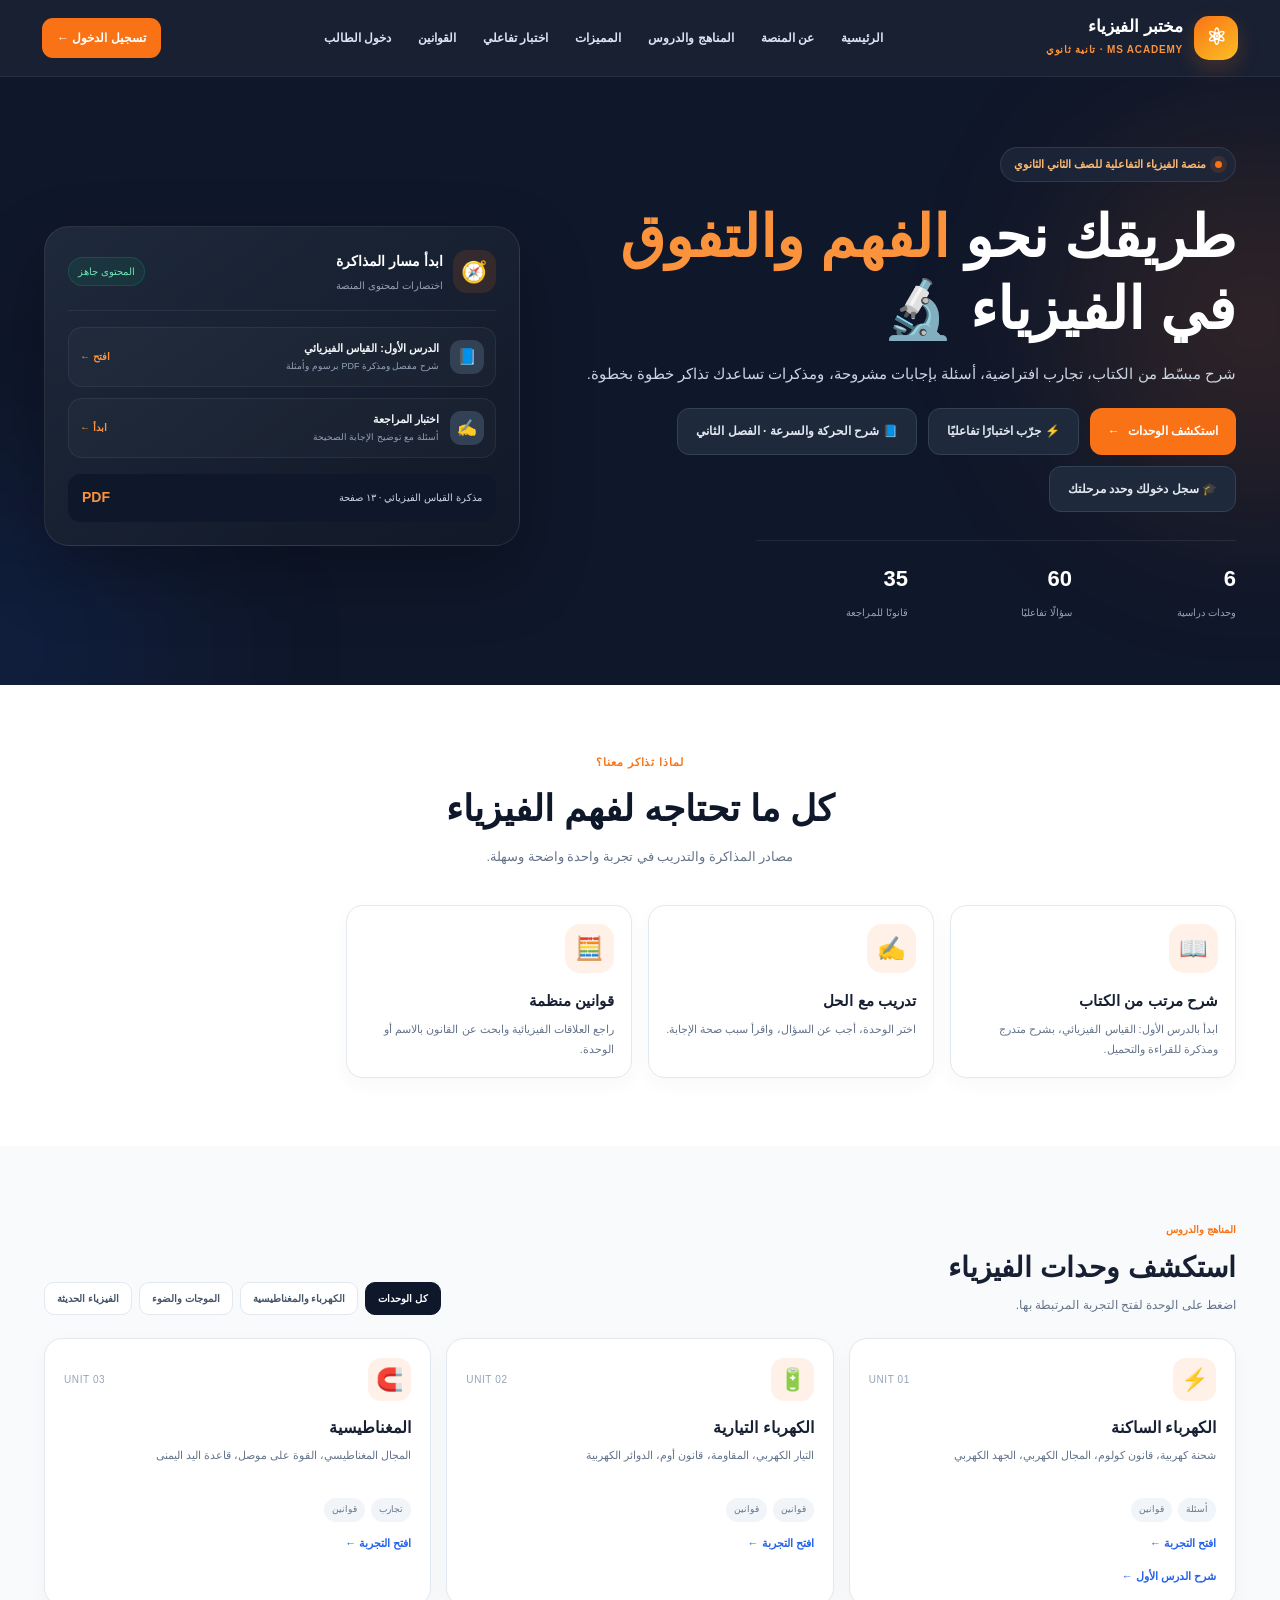
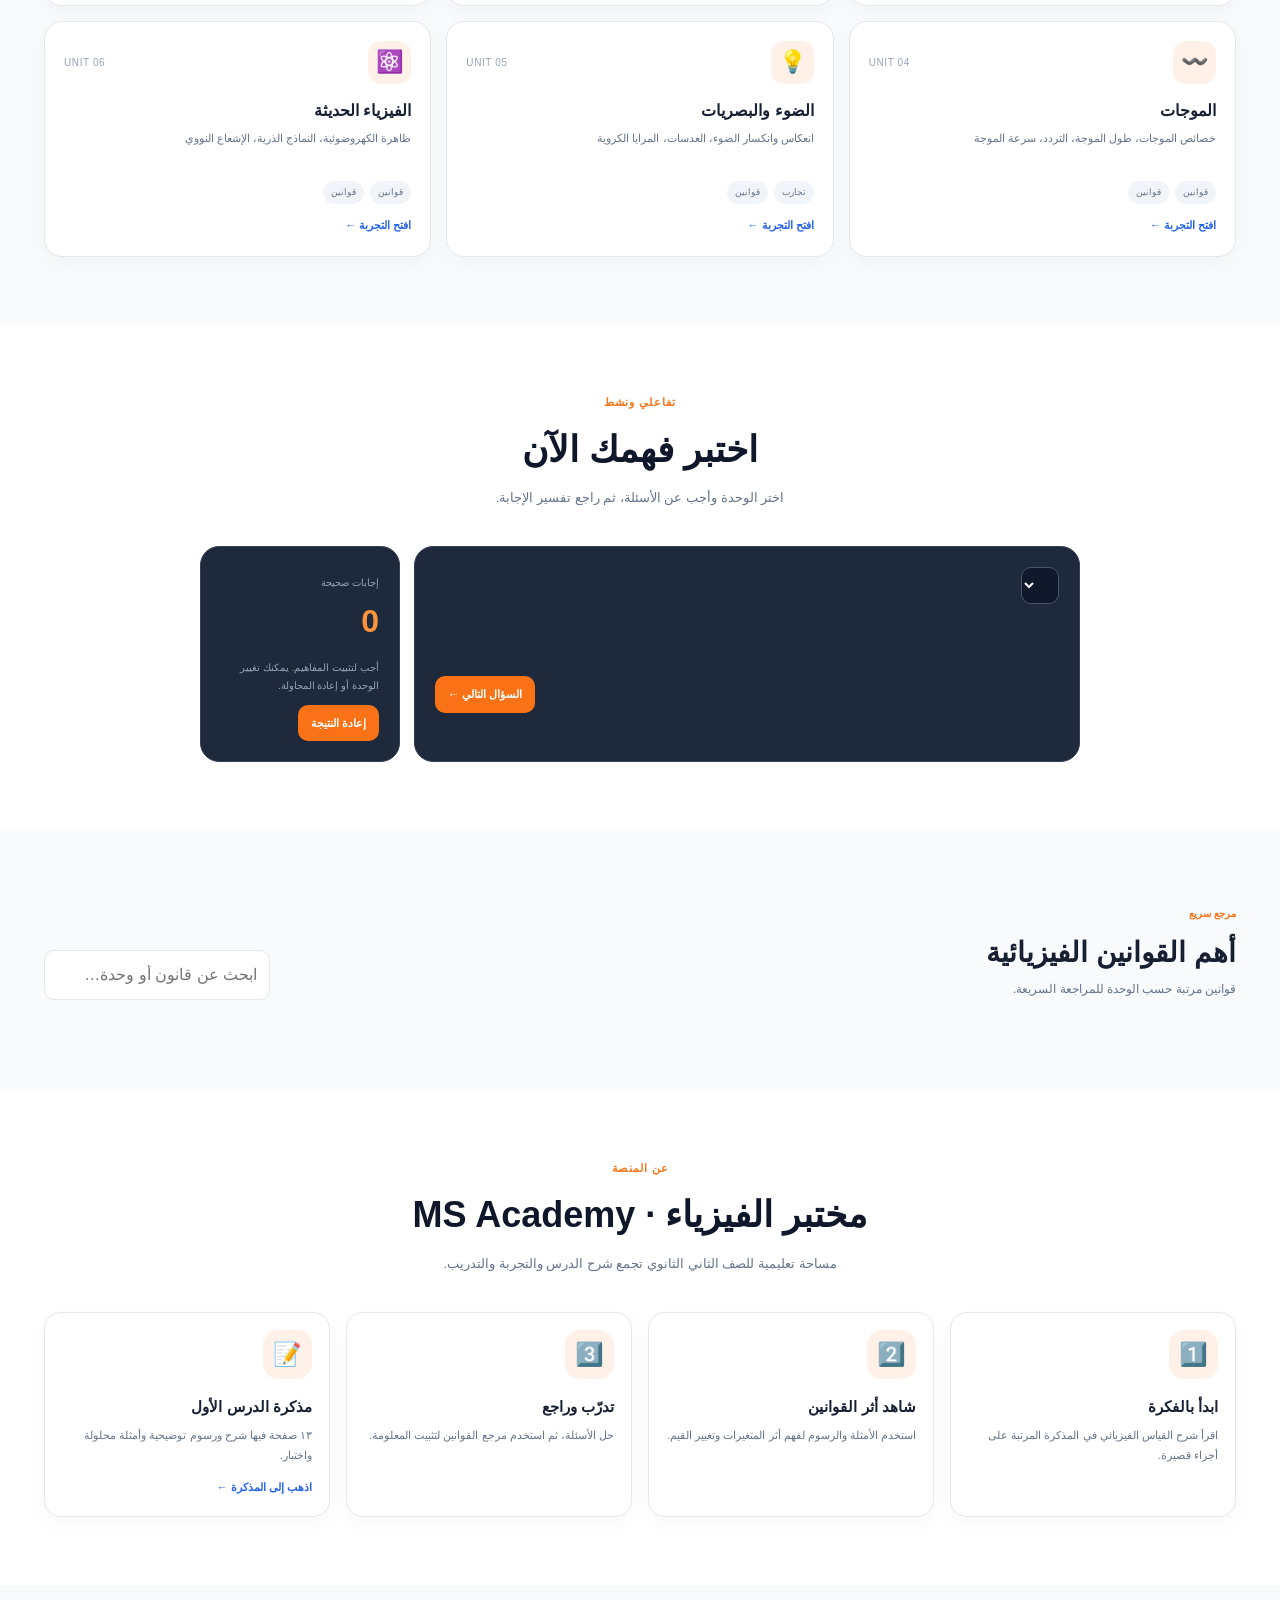
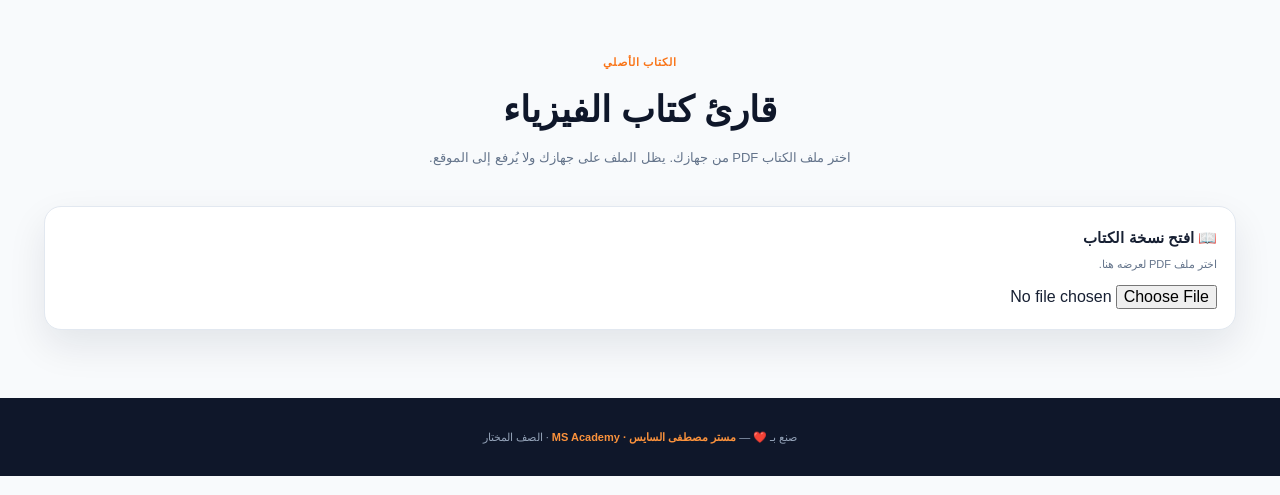
<file: index.html>
<!doctype html>
<html lang="ar" dir="rtl"><head><meta charset="utf-8"><meta name="viewport" content="width=device-width,initial-scale=1"><meta name="theme-color" content="#0f172a"><meta name="description" content="مختبر الفيزياء للصف الثاني الثانوي مع مستر مصطفى السايس: دروس، تجارب افتراضية، أسئلة وقوانين."><title>مختبر الفيزياء | MS Academy</title><link rel="preconnect" href="https://fonts.googleapis.com"><link rel="preconnect" href="https://fonts.gstatic.com" crossorigin><link href="https://fonts.googleapis.com/css2?family=Cairo:wght@400;500;600;700;800;900&display=swap" rel="stylesheet">
<meta http-equiv="Content-Security-Policy" content="default-src 'self'; script-src 'self'; style-src 'self' https://fonts.googleapis.com; font-src 'self' https://fonts.gstatic.com; img-src 'self' data:; frame-src 'self' blob:; object-src 'none'; base-uri 'self'; form-action 'self'"><link rel="stylesheet" href="styles.css"></head>
<body><a class="skiplink" href="#main">انتقل إلى المحتوى</a>
<header class="top"><nav class="nav"><a class="brand" href="#hero"><span class="brandicon">⚛</span><span><h1>مختبر الفيزياء</h1><small>MS Academy · تانية ثانوي</small></span></a><button class="menu" id="menubtn" aria-label="فتح القائمة">☰</button><div class="links" id="links"><a href="#hero">الرئيسية</a><a href="#about">عن المنصة</a><a href="#chapters">المناهج والدروس</a><a href="#features">المميزات</a><a href="#quiz">اختبار تفاعلي</a><a href="#formulas">القوانين</a><a href="login.html">دخول الطالب</a></div><a class="navcta" href="login.html">تسجيل الدخول ←</a></nav></header>
<section class="hero" id="hero"><div class="container"><div class="hero-grid"><div class="hero-copy"><span class="eyebrow-pill"><i></i> منصة الفيزياء التفاعلية للصف الثاني الثانوي</span><h2>طريقك نحو <span>الفهم والتفوق</span> في الفيزياء 🔬</h2><p>شرح مبسّط من الكتاب، تجارب افتراضية، أسئلة بإجابات مشروحة، ومذكرات تساعدك تذاكر خطوة بخطوة.</p><div class="actions"><a class="btn" href="#chapters">استكشف الوحدات <span>←</span></a><a class="btn secondary" href="#quiz">⚡ جرّب اختبارًا تفاعليًا</a><a class="btn secondary" href="lesson2.html">📘 شرح الحركة والسرعة · الفصل الثاني</a><a class="btn secondary" href="login.html">🎓 سجل دخولك وحدد مرحلتك</a></div><div class="hero-stats"><div class="hero-stat"><strong>6</strong><span>وحدات دراسية</span></div><div class="hero-stat"><strong>60</strong><span>سؤالًا تفاعليًا</span></div><div class="hero-stat"><strong>35</strong><span>قانونًا للمراجعة</span></div></div></div><aside class="path-card"><div class="path-head"><div class="path-brand"><span class="path-icon">🧭</span><div><h3>ابدأ مسار المذاكرة</h3><p>اختصارات لمحتوى المنصة</p></div></div><span class="ready">المحتوى جاهز</span></div><div class="path-list"><a class="path-row" href="lesson1.html"><span class="path-row-icon">📘</span><span><b>الدرس الأول: القياس الفيزيائي</b><small>شرح مفصل ومذكرة PDF برسوم وأمثلة</small></span><span class="path-link">افتح ←</span></a><a class="path-row" href="#quiz"><span class="path-row-icon">✍️</span><span><b>اختبار المراجعة</b><small>أسئلة مع توضيح الإجابة الصحيحة</small></span><span class="path-link">ابدأ ←</span></a></div><div class="path-bottom"><span>مذكرة القياس الفيزيائي · ١٣ صفحة</span><strong>PDF</strong></div></aside></div></div></section>
<main id="main">
<section class="section white" id="features"><div class="container"><div class="section-heading"><span class="tag">لماذا تذاكر معنا؟</span><h2>كل ما تحتاجه لفهم الفيزياء</h2><p>مصادر المذاكرة والتدريب في تجربة واحدة واضحة وسهلة.</p></div><div class="feature-grid"><article class="feature"><span class="feature-icon">📖</span><h3>شرح مرتب من الكتاب</h3><p>ابدأ بالدرس الأول: القياس الفيزيائي، بشرح متدرج ومذكرة للقراءة والتحميل.</p></article><article class="feature"><span class="feature-icon">✍️</span><h3>تدريب مع الحل</h3><p>اختر الوحدة، أجب عن السؤال، واقرأ سبب صحة الإجابة.</p></article><article class="feature"><span class="feature-icon">🧮</span><h3>قوانين منظمة</h3><p>راجع العلاقات الفيزيائية وابحث عن القانون بالاسم أو الوحدة.</p></article></div></div></section>
<section class="section light" id="chapters"><div class="container"><div class="course-head"><div><span class="tile-eyebrow tile-eyebrow-accent">المناهج والدروس</span><h2>استكشف وحدات الفيزياء</h2><p>اضغط على الوحدة لفتح التجربة المرتبطة بها.</p></div><div class="filters" id="course-filters"><button class="filter-btn active" data-filter="all">كل الوحدات</button><button class="filter-btn" data-filter="electric">الكهرباء والمغناطيسية</button><button class="filter-btn" data-filter="waves">الموجات والضوء</button><button class="filter-btn" data-filter="modern">الفيزياء الحديثة</button></div></div><div class="unitgrid" id="unitgrid"></div></div></section>
<section class="section white" id="quiz"><div class="container"><div class="section-heading"><span class="tag">تفاعلي ونشط</span><h2>اختبر فهمك الآن</h2><p>اختر الوحدة وأجب عن الأسئلة، ثم راجع تفسير الإجابة.</p></div><div class="quiz-area"><div class="quizcard"><div class="quiztop"><select id="quizunit" aria-label="اختر الوحدة"></select><span class="qcount" id="qcount"></span></div><div class="question" id="question"></div><div class="answers" id="answers"></div><div class="feedback" id="feedback" aria-live="polite"></div><div class="quizfoot"><span class="qcount" id="progress"></span><button class="next" id="nextq">السؤال التالي ←</button></div></div><aside class="quizside"><div><span class="qcount">إجابات صحيحة</span><div class="score"><span id="score">0</span></div></div><p>أجب لتثبيت المفاهيم. يمكنك تغيير الوحدة أو إعادة المحاولة.</p><button class="next" id="restart">إعادة النتيجة</button></aside></div></div></section>
<section class="section light" id="formulas"><div class="container"><div class="course-head"><div><span class="tile-eyebrow tile-eyebrow-accent">مرجع سريع</span><h2>أهم القوانين الفيزيائية</h2><p>قوانين مرتبة حسب الوحدة للمراجعة السريعة.</p></div><input class="search" id="lawsearch" placeholder="ابحث عن قانون أو وحدة…" aria-label="ابحث عن قانون"></div><div class="formula" id="formula"></div></div></section>
<section class="section white" id="about"><div class="container"><div class="section-heading"><span class="tag">عن المنصة</span><h2>مختبر الفيزياء · MS Academy</h2><p>مساحة تعليمية للصف الثاني الثانوي تجمع شرح الدرس والتجربة والتدريب.</p></div><div class="feature-grid"><article class="feature"><span class="feature-icon">1️⃣</span><h3>ابدأ بالفكرة</h3><p>اقرأ شرح القياس الفيزيائي في المذكرة المرتبة على أجزاء قصيرة.</p></article><article class="feature"><span class="feature-icon">2️⃣</span><h3>شاهد أثر القوانين</h3><p>استخدم الأمثلة والرسوم لفهم أثر المتغيرات وتغيير القيم.</p></article><article class="feature"><span class="feature-icon">3️⃣</span><h3>تدرّب وراجع</h3><p>حل الأسئلة، ثم استخدم مرجع القوانين لتثبيت المعلومة.</p></article><article class="feature"><span class="feature-icon">📝</span><h3>مذكرة الدرس الأول</h3><p>١٣ صفحة فيها شرح ورسوم توضيحية وأمثلة محلولة واختبار.</p><a class="arrow" href="lesson1.html">اذهب إلى المذكرة ←</a></article></div></div></section>
<section class="section light" id="book"><div class="container"><div class="section-heading"><span class="tag">الكتاب الأصلي</span><h2>قارئ كتاب الفيزياء</h2><p>اختر ملف الكتاب PDF من جهازك. يظل الملف على جهازك ولا يُرفع إلى الموقع.</p></div><div class="bookbox"><h3>📖 افتح نسخة الكتاب</h3><p>اختر ملف PDF لعرضه هنا.</p><input id="pdf-file" type="file" accept="application/pdf,.pdf" aria-label="اختر ملف كتاب PDF"></div><iframe id="pdf-frame" class="pdf-frame" title="عارض كتاب الفيزياء"></iframe></div></section>
</main><dialog class="law-dialog" id="law-dialog" aria-labelledby="law-dialog-title"><div class="law-dialog-inner"><div class="law-dialog-head"><div><span class="tile-eyebrow law-dialog-kicker">الكهرباء الساكنة · شرح القانون</span><h2 id="law-dialog-title">قانون كولوم</h2><p>القوة الكهروستاتيكية بين شحنتين نقطيتين</p></div><button class="law-close" id="law-close" aria-label="إغلاق الشرح">×</button></div><div class="law-dialog-content"><p>يحسب قانون كولوم مقدار القوة الكهربائية المتبادلة بين شحنتين صغيرتين ساكنتين. تزداد القوة بزيادة مقدار الشحنتين، وتقل كلما زادت المسافة بينهما.</p><div class="law-equation">F = k |q₁ q₂| / r²<small>مقدار القوة الكهروستاتيكية</small></div><h3>معاني الرموز</h3><div class="law-details-grid"><div class="law-detail"><b>F</b> مقدار القوة، بوحدة النيوتن (N).</div><div class="law-detail"><b>q₁ ، q₂</b> مقدار الشحنتين، بوحدة الكولوم (C).</div><div class="law-detail"><b>r</b> المسافة بين مركزي الشحنتين، بالمتر (m).</div><div class="law-detail"><b>k</b> ثابت كولوم، ويساوي تقريبًا 9×10⁹ N·m²/C² في الهواء أو الفراغ.</div></div><h3>متى وكيف نستخدمه؟</h3><ol><li>حوّل الشحنات إلى كولوم والمسافة إلى متر قبل التعويض.</li><li>عوّض بمقادير الشحنات والمسافة في القانون؛ تربيع المسافة مهم.</li><li>الناتج يعطي مقدار القوة. حدّد اتجاهها من نوع الشحنتين: المتشابهتان تتنافران والمختلفتان تتجاذبان.</li></ol><h3>مسألة محلولة</h3><div class="example-box"><p><b>المسألة:</b> شحنتان مقداراهما +2 μC و−3 μC، تفصل بينهما مسافة 20 cm. احسب مقدار القوة ونوعها.</p><div class="solution-step"><b>١) التحويل إلى وحدات النظام الدولي:</b><br>q₁ = 2×10⁻⁶ C، و q₂ = 3×10⁻⁶ C، و r = 0.20 m.</div><div class="solution-step"><b>٢) التعويض:</b><br>F = (9×10⁹ × 2×10⁻⁶ × 3×10⁻⁶) ÷ (0.20)².</div><div class="solution-step"><b>٣) الحساب:</b><br>F = 0.054 ÷ 0.04 = 1.35 N.</div><p><span class="answer-final">الإجابة: 1.35 نيوتن، والقوة تجاذب</span></p><p>لأن الشحنتين مختلفتا الإشارة.</p></div><h3>ملاحظة مهمة</h3><p>القانون هنا يعطي مقدار القوة. لا تنسَ تحويل السنتيمتر والميكروكولوم قبل التعويض، ولا تنسَ تربيع المسافة كاملة.</p></div></div></dialog>
<div class="grade-backdrop" id="grade-backdrop" hidden>
  <section class="grade-picker" role="dialog" aria-modal="true" aria-labelledby="grade-title">
    <span class="grade-picker-icon">🎓</span>
    <h2 id="grade-title">اختار صفك الدراسي</h2>
    <p>هنعرض لك محتوى الفيزياء المناسب لصفك.</p>
    <div class="grade-options" id="grade-options">
      <button type="button" data-grade="prep1">أولى إعدادي</button>
      <button type="button" data-grade="prep2">تانية إعدادي</button>
      <button type="button" data-grade="prep3">تالتة إعدادي</button>
      <button type="button" data-grade="sec1">أولى ثانوي</button>
      <button type="button" data-grade="sec2">تانية ثانوي</button>
      <button type="button" data-grade="sec3">تالتة ثانوي</button>
    </div>
  </section>
</div>
<footer class="footer">صنع بـ <span class="footer-heart">❤️</span> — <b>مستر مصطفى السايس · MS Academy</b> · <span class="grade-label">الصف المختار</span></footer>
<script src="app.js" defer></script><script src="session-nav.js" defer></script></body></html>
</file>
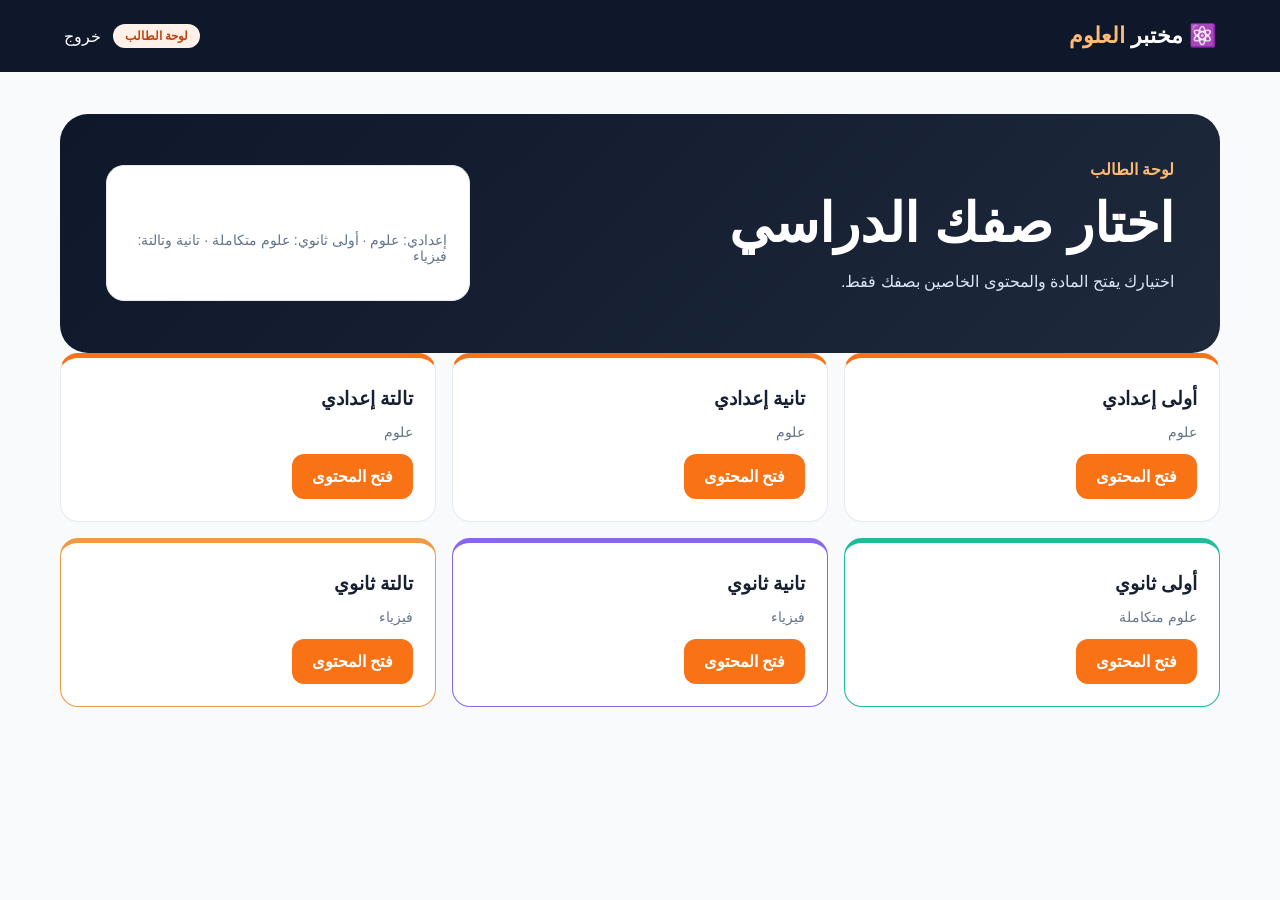
<file: dashboard.html>
<!doctype html><html lang="ar" dir="rtl"><head><meta charset="utf-8"><meta name="viewport" content="width=device-width,initial-scale=1"><meta http-equiv="Content-Security-Policy" content="default-src 'self';style-src 'self' https://fonts.googleapis.com;font-src https://fonts.gstatic.com;script-src 'self';object-src 'none'"><title>لوحة الطالب | مختبر العلوم</title><link rel="stylesheet" href="auth.css"></head><body><header class="topbar"><a class="logo" href="index.html">⚛️ مختبر <span>العلوم</span></a><div class="userbar"><span class="tag">لوحة الطالب</span><a href="login.html">خروج</a></div></header><main class="shell"><div class="hero"><div><span class="eyebrow">لوحة الطالب</span><h1>اختار صفك الدراسي</h1><p>اختيارك يفتح المادة والمحتوى الخاصين بصفك فقط.</p></div><div class="card"><h3>المواد</h3><p>إعدادي: علوم · أولى ثانوي: علوم متكاملة · تانية وتالتة: فيزياء</p></div></div><section class="grid" style="margin-top:22px"><a class="card stage" href="stage.html?grade=prep1"><h3>أولى إعدادي</h3><p>علوم</p><span class="btn">فتح المحتوى</span></a><a class="card stage" href="stage.html?grade=prep2"><h3>تانية إعدادي</h3><p>علوم</p><span class="btn">فتح المحتوى</span></a><a class="card stage" href="stage.html?grade=prep3"><h3>تالتة إعدادي</h3><p>علوم</p><span class="btn">فتح المحتوى</span></a><a class="card stage mint" href="stage.html?grade=sec1"><h3>أولى ثانوي</h3><p>علوم متكاملة</p><span class="btn">فتح المحتوى</span></a><a class="card stage purple" href="stage.html?grade=sec2"><h3>تانية ثانوي</h3><p>فيزياء</p><span class="btn">فتح المحتوى</span></a><a class="card stage orange" href="stage.html?grade=sec3"><h3>تالتة ثانوي</h3><p>فيزياء</p><span class="btn">فتح المحتوى</span></a></section></main></body></html>
</file>
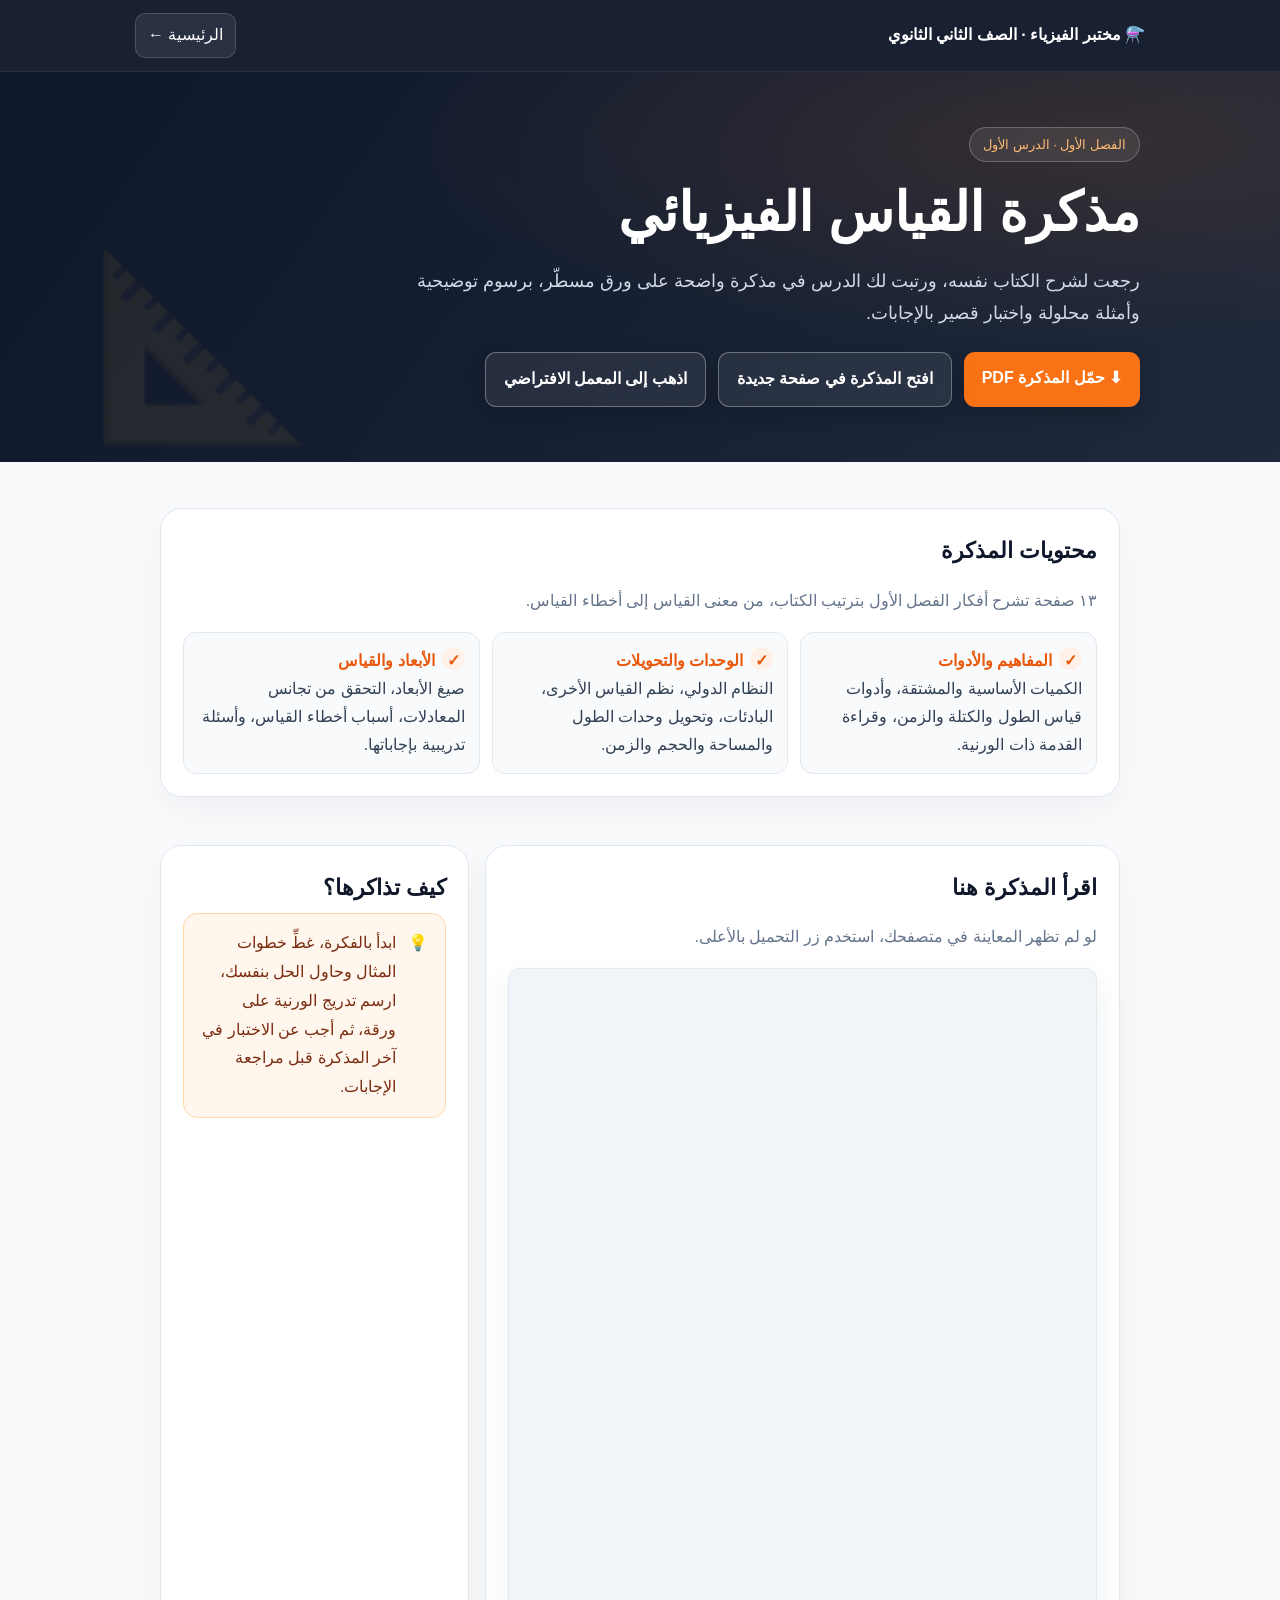
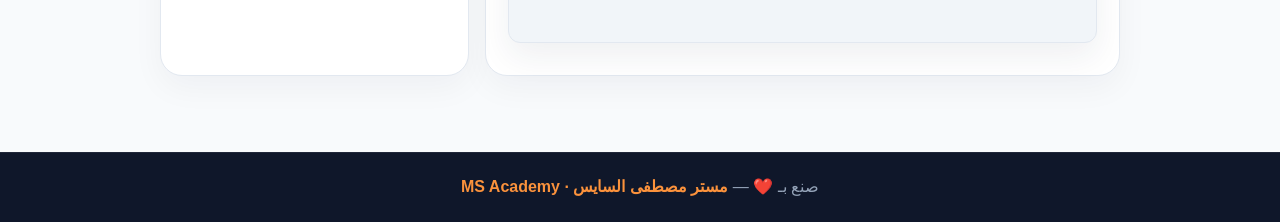
<file: lesson1.html>
<!doctype html>
<html lang="ar" dir="rtl"><head><meta charset="utf-8"><meta name="viewport" content="width=device-width,initial-scale=1"><meta name="theme-color" content="#10192d"><title>مذكرة الدرس الأول: القياس الفيزيائي | مختبر الفيزياء</title>
<meta http-equiv="Content-Security-Policy" content="default-src 'self'; script-src 'self'; style-src 'self' https://fonts.googleapis.com; font-src 'self' https://fonts.gstatic.com; img-src 'self' data:; frame-src 'self' blob:; object-src 'none'; base-uri 'self'; form-action 'self'"><link rel="stylesheet" href="lesson.css"></head><body>
<header class="top"><nav class="nav"><a href="index.html">⚗️ مختبر الفيزياء · الصف الثاني الثانوي</a><a href="index.html">الرئيسية ←</a></nav></header>
<section class="hero"><div class="wrap"><span class="pill">الفصل الأول · الدرس الأول</span><h1>مذكرة القياس الفيزيائي</h1><p>رجعت لشرح الكتاب نفسه، ورتبت لك الدرس في مذكرة واضحة على ورق مسطّر، برسوم توضيحية وأمثلة محلولة واختبار قصير بالإجابات.</p><div class="actions"><a class="btn" href="مذكرة_الدرس_الأول_القياس_الفيزيائي.pdf" download>⬇ حمّل المذكرة PDF</a><a class="btn alt" href="مذكرة_الدرس_الأول_القياس_الفيزيائي.pdf" target="_blank" rel="noopener">افتح المذكرة في صفحة جديدة</a><a class="btn alt" href="index.html#lab">اذهب إلى المعمل الافتراضي</a></div></div></section>
<main class="main"><section class="card"><h2>محتويات المذكرة</h2><p class="muted">١٣ صفحة تشرح أفكار الفصل الأول بترتيب الكتاب، من معنى القياس إلى أخطاء القياس.</p><div class="grid"><div class="item"><b>المفاهيم والأدوات</b><br>الكميات الأساسية والمشتقة، وأدوات قياس الطول والكتلة والزمن، وقراءة القدمة ذات الورنية.</div><div class="item"><b>الوحدات والتحويلات</b><br>النظام الدولي، نظم القياس الأخرى، البادئات، وتحويل وحدات الطول والمساحة والحجم والزمن.</div><div class="item"><b>الأبعاد والقياس</b><br>صيغ الأبعاد، التحقق من تجانس المعادلات، أسباب أخطاء القياس، وأسئلة تدريبية بإجاباتها.</div></div></section><section class="card"><h2>اقرأ المذكرة هنا</h2><p class="muted">لو لم تظهر المعاينة في متصفحك، استخدم زر التحميل بالأعلى.</p><iframe class="viewer" src="مذكرة_الدرس_الأول_القياس_الفيزيائي.pdf" title="مذكرة شرح القياس الفيزيائي بصيغة PDF"></iframe></section><section class="card"><h2>كيف تذاكرها؟</h2><div class="studyhint"><span>💡</span><div>ابدأ بالفكرة، غطِّ خطوات المثال وحاول الحل بنفسك، ارسم تدريج الورنية على ورقة، ثم أجب عن الاختبار في آخر المذكرة قبل مراجعة الإجابات.</div></div></section></main><footer class="foot">صنع بـ <span class="lesson-accent">❤️</span> — <b>مستر مصطفى السايس · MS Academy</b></footer></body></html>
</file>
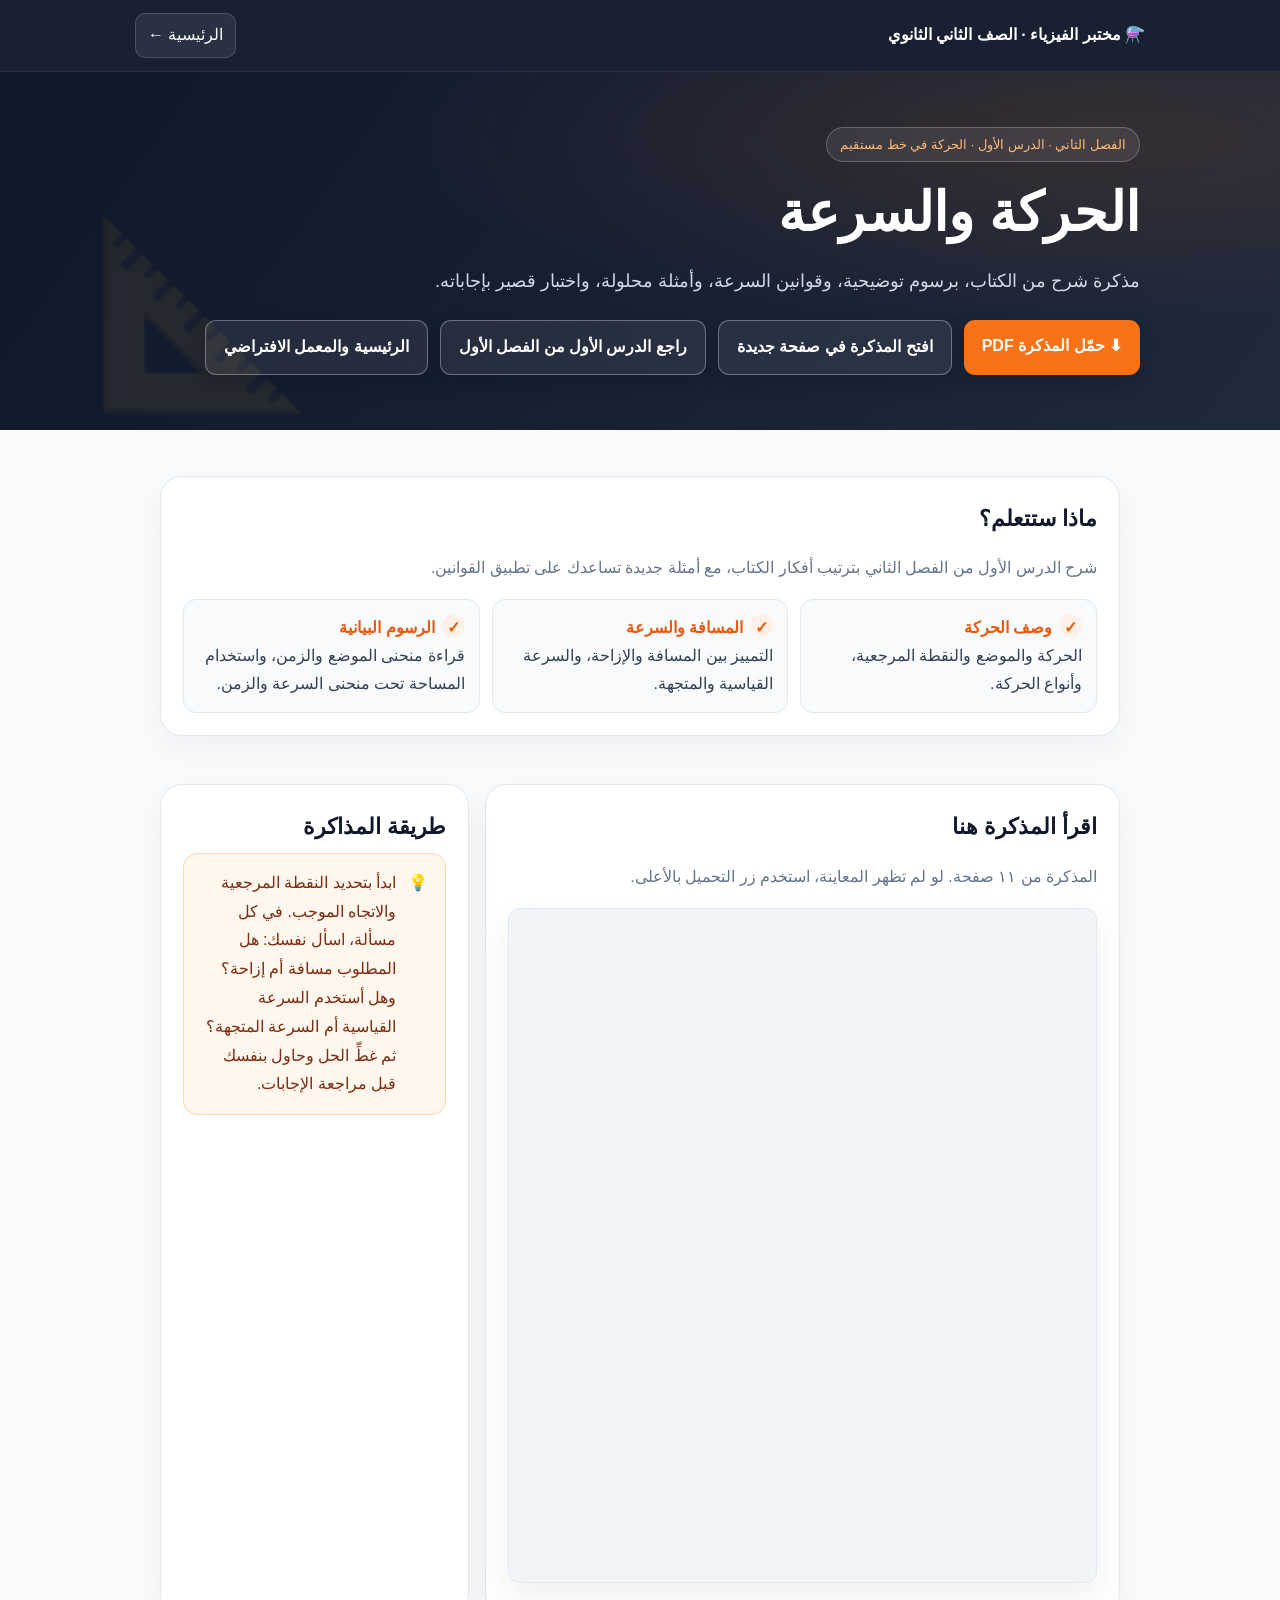
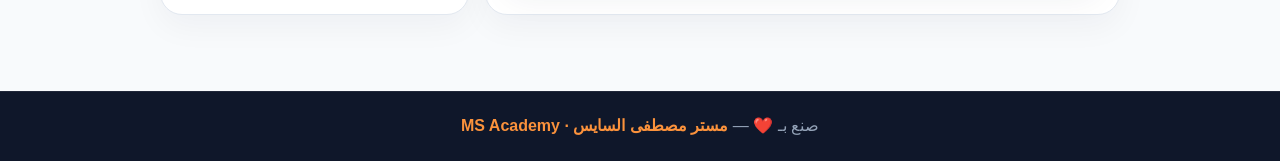
<file: lesson2.html>
<!doctype html>
<html lang="ar" dir="rtl">
<head>
<meta charset="utf-8">
<meta name="viewport" content="width=device-width,initial-scale=1">
<meta name="theme-color" content="#10192d">
<meta name="description" content="مذكرة شرح الحركة والسرعة، الدرس الأول من الفصل الثاني، مع رسومات ومسائل محلولة واختبار.">
<title>مذكرة الدرس الأول: الحركة والسرعة | مختبر الفيزياء</title>
<meta http-equiv="Content-Security-Policy" content="default-src 'self'; script-src 'self'; style-src 'self' https://fonts.googleapis.com; font-src 'self' https://fonts.gstatic.com; img-src 'self' data:; frame-src 'self' blob:; object-src 'none'; base-uri 'self'; form-action 'self'">
<link rel="stylesheet" href="lesson.css">
</head>
<body>
<header class="top"><nav class="nav"><a href="index.html">⚗️ مختبر الفيزياء · الصف الثاني الثانوي</a><a href="index.html">الرئيسية ←</a></nav></header>
<section class="hero"><div class="wrap"><span class="pill">الفصل الثاني · الدرس الأول · الحركة في خط مستقيم</span><h1>الحركة والسرعة</h1><p>مذكرة شرح من الكتاب، برسوم توضيحية، وقوانين السرعة، وأمثلة محلولة، واختبار قصير بإجاباته.</p><div class="actions"><a class="btn" href="مذكرة_الفصل_الثاني_الدرس_الأول_الحركة_والسرعة.pdf" download>⬇ حمّل المذكرة PDF</a><a class="btn alt" href="مذكرة_الفصل_الثاني_الدرس_الأول_الحركة_والسرعة.pdf" target="_blank" rel="noopener">افتح المذكرة في صفحة جديدة</a><a class="btn alt" href="lesson1.html">راجع الدرس الأول من الفصل الأول</a><a class="btn alt" href="index.html">الرئيسية والمعمل الافتراضي</a></div></div></section>
<main class="main">
<section class="card"><h2>ماذا ستتعلم؟</h2><p class="muted">شرح الدرس الأول من الفصل الثاني بترتيب أفكار الكتاب، مع أمثلة جديدة تساعدك على تطبيق القوانين.</p><div class="grid"><div class="item"><b>وصف الحركة</b><br>الحركة والموضع والنقطة المرجعية، وأنواع الحركة.</div><div class="item"><b>المسافة والسرعة</b><br>التمييز بين المسافة والإزاحة، والسرعة القياسية والمتجهة.</div><div class="item"><b>الرسوم البيانية</b><br>قراءة منحنى الموضع والزمن، واستخدام المساحة تحت منحنى السرعة والزمن.</div></div></section>
<section class="card"><h2>اقرأ المذكرة هنا</h2><p class="muted">المذكرة من ١١ صفحة. لو لم تظهر المعاينة، استخدم زر التحميل بالأعلى.</p><iframe class="viewer" src="مذكرة_الفصل_الثاني_الدرس_الأول_الحركة_والسرعة.pdf" title="مذكرة شرح الحركة والسرعة بصيغة PDF"></iframe></section>
<section class="card"><h2>طريقة المذاكرة</h2><div class="studyhint"><span>💡</span><div>ابدأ بتحديد النقطة المرجعية والاتجاه الموجب. في كل مسألة، اسأل نفسك: هل المطلوب مسافة أم إزاحة؟ وهل أستخدم السرعة القياسية أم السرعة المتجهة؟ ثم غطِّ الحل وحاول بنفسك قبل مراجعة الإجابات.</div></div></section>
</main>
<footer class="foot">صنع بـ <span class="lesson-accent">❤️</span> — <b>مستر مصطفى السايس · MS Academy</b></footer>
</body>
</html>
</file>
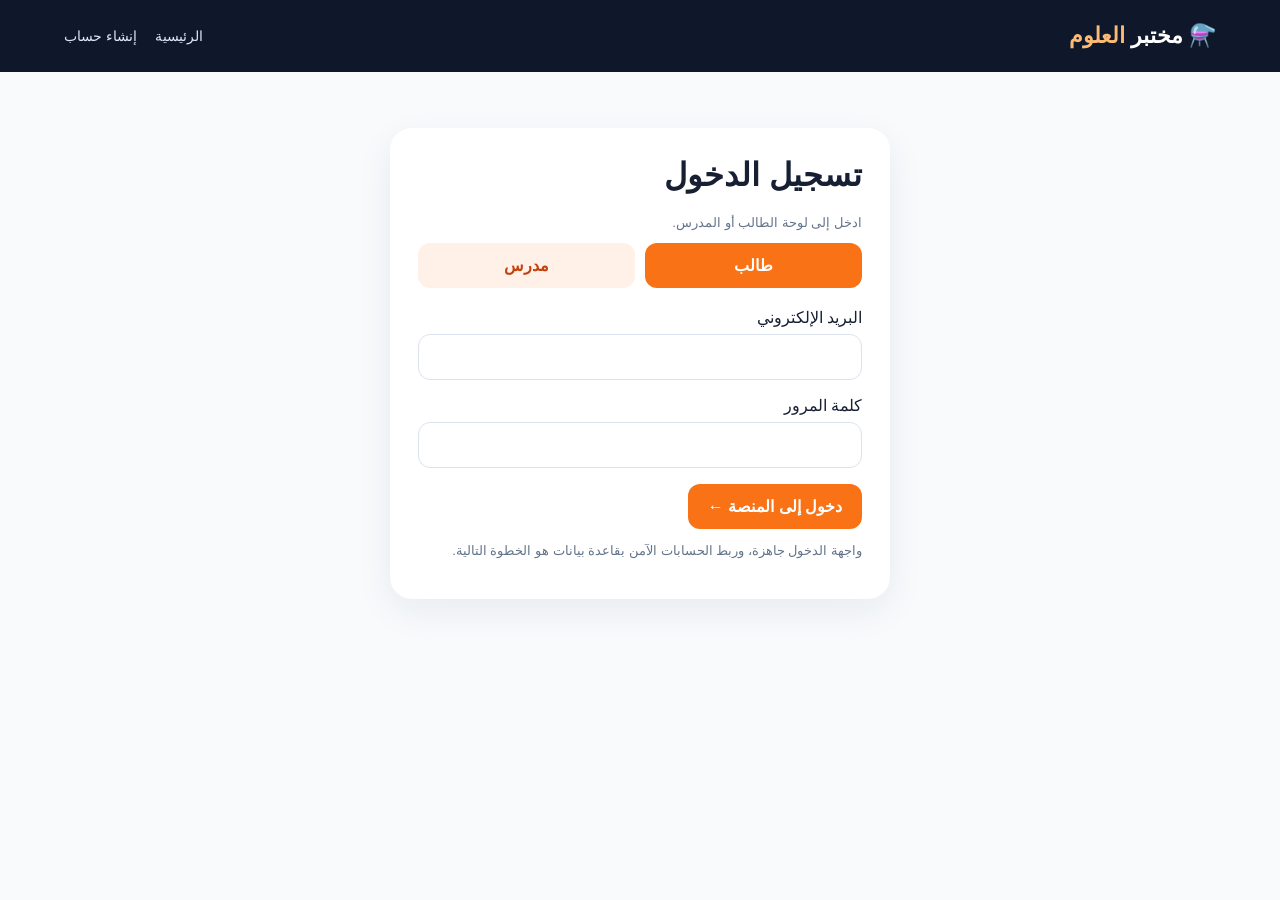
<file: login.html>
<!doctype html><html lang="ar" dir="rtl"><head><meta charset="utf-8"><meta name="viewport" content="width=device-width,initial-scale=1"><meta http-equiv="Content-Security-Policy" content="default-src 'self';connect-src 'self' https://srebfrysaaheckhqxlwq.supabase.co;style-src 'self' https://fonts.googleapis.com;font-src 'self' https://fonts.gstatic.com;script-src 'self';object-src 'none'"><title>تسجيل الدخول | مختبر العلوم</title><link rel="stylesheet" href="auth.css"></head><body><header class="topbar"><a class="logo" href="index.html">⚗️ مختبر <span>العلوم</span></a><nav><a href="index.html">الرئيسية</a><a href="register.html">إنشاء حساب</a></nav></header><main class="panel auth-card"><h1>تسجيل الدخول</h1><p class="notice">ادخل إلى لوحة الطالب أو المدرس.</p><div class="switch"><button class="btn" id="studentTab">طالب</button><button class="btn alt" id="teacherTab">مدرس</button></div><form id="loginForm"><label class="field">البريد الإلكتروني<input id="email" type="email" required autocomplete="username"></label><label class="field">كلمة المرور<input id="password" type="password" required autocomplete="current-password"></label><button class="btn" type="submit">دخول إلى المنصة ←</button></form><p class="notice">واجهة الدخول جاهزة، وربط الحسابات الآمن بقاعدة بيانات هو الخطوة التالية.</p></main><script src="supabase-config.js"></script><script src="auth.js" defer></script></body></html>
</file>
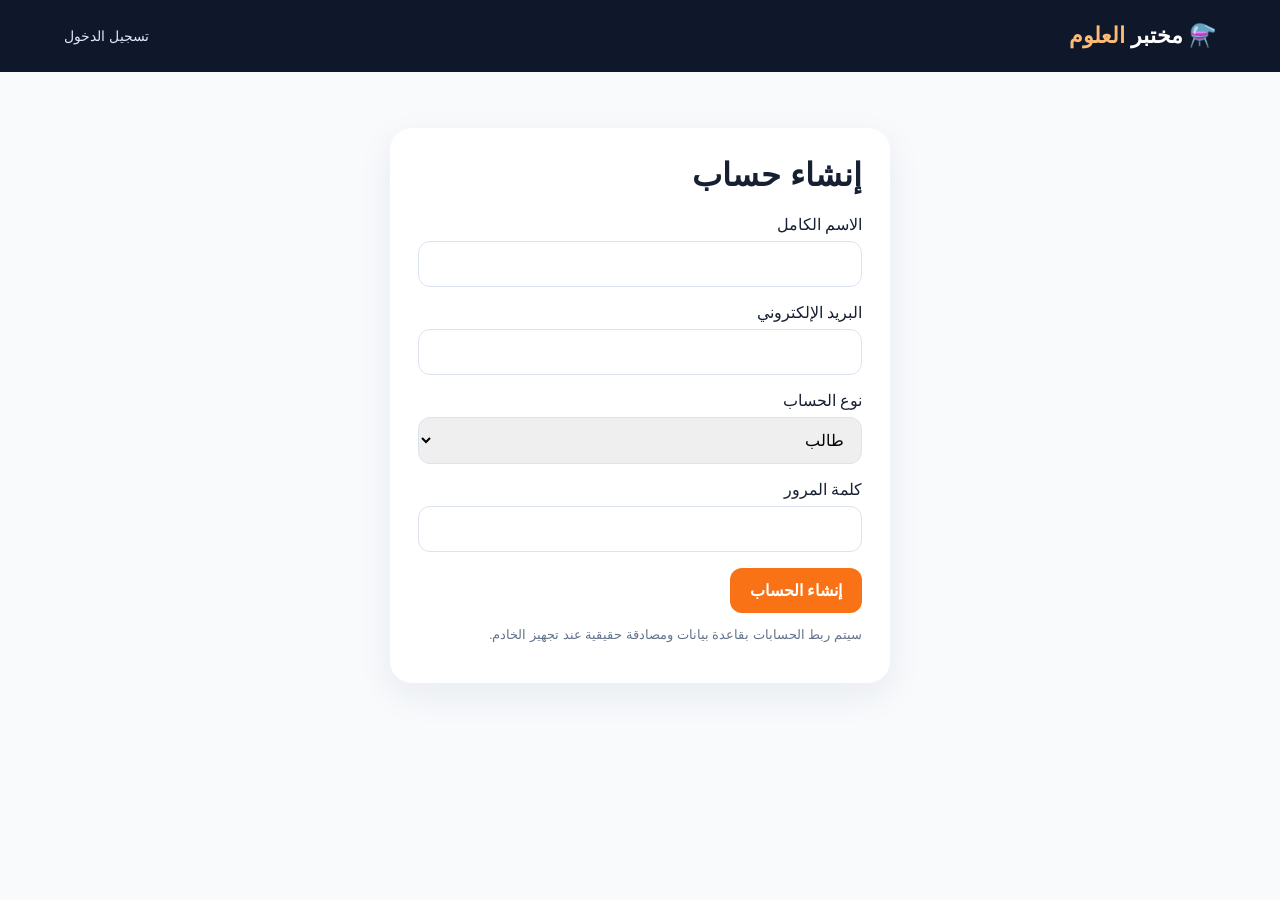
<file: register.html>
<!doctype html><html lang="ar" dir="rtl"><head><meta charset="utf-8"><meta name="viewport" content="width=device-width,initial-scale=1"><meta http-equiv="Content-Security-Policy" content="default-src 'self';style-src 'self' https://fonts.googleapis.com;font-src 'self' https://fonts.gstatic.com;script-src 'self';object-src 'none'"><title>إنشاء حساب | مختبر العلوم</title><link rel="stylesheet" href="auth.css"></head><body><header class="topbar"><a class="logo" href="index.html">⚗️ مختبر <span>العلوم</span></a><nav><a href="login.html">تسجيل الدخول</a></nav></header><main class="panel auth-card"><h1>إنشاء حساب</h1><form id="registerForm"><label class="field">الاسم الكامل<input required></label><label class="field">البريد الإلكتروني<input type="email" required></label><label class="field">نوع الحساب<select><option>طالب</option><option>مدرس</option></select></label><label class="field">كلمة المرور<input type="password" minlength="6" required></label><button class="btn">إنشاء الحساب</button></form><p class="notice">سيتم ربط الحسابات بقاعدة بيانات ومصادقة حقيقية عند تجهيز الخادم.</p></main><script>document.getElementById('registerForm').addEventListener('submit',function(e){e.preventDefault();location.href='login.html'})</script></body></html>
</file>
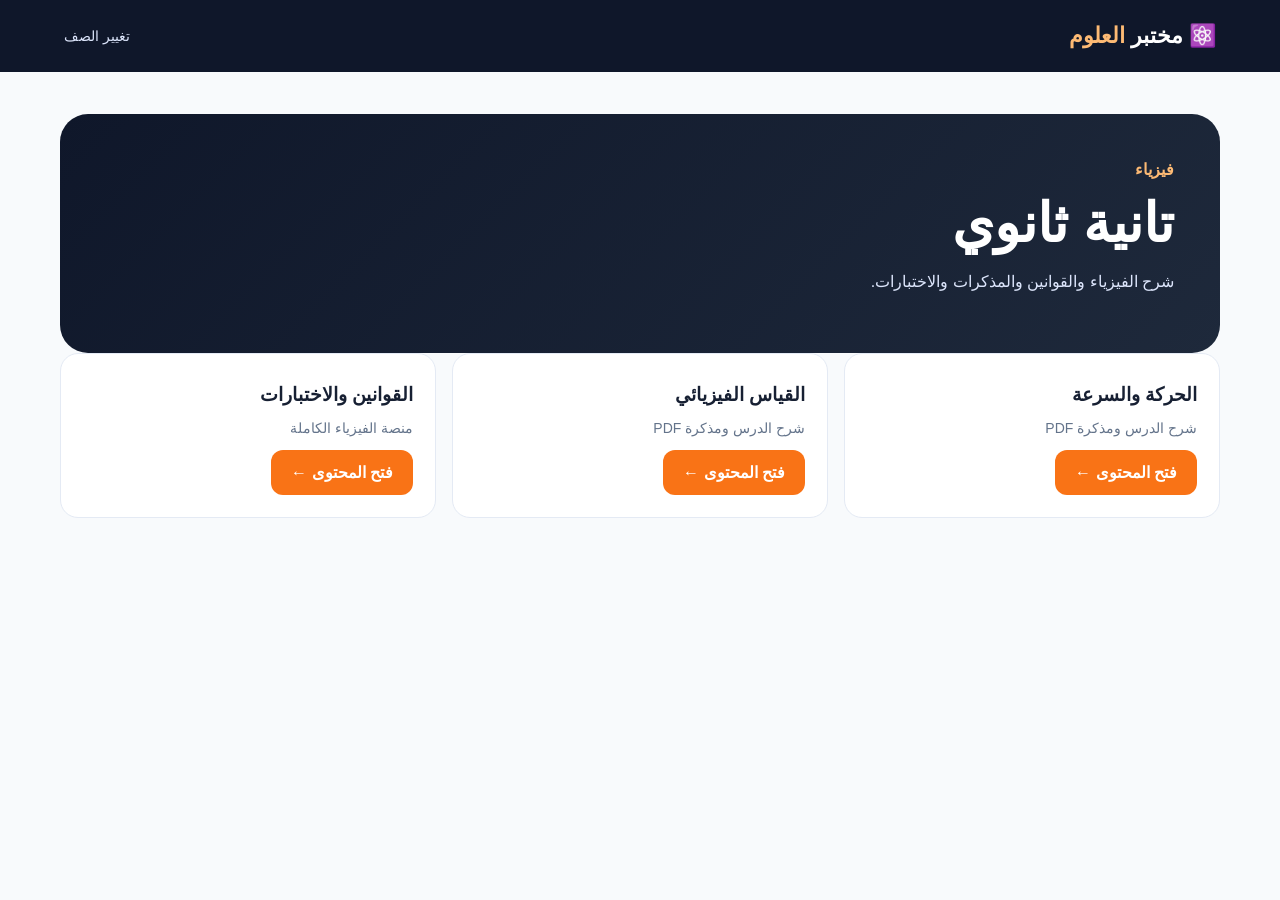
<file: stage.html>
<!doctype html><html lang="ar" dir="rtl"><head><meta charset="utf-8"><meta name="viewport" content="width=device-width,initial-scale=1"><meta http-equiv="Content-Security-Policy" content="default-src 'self';connect-src 'self' https://srebfrysaaheckhqxlwq.supabase.co;style-src 'self' https://fonts.googleapis.com;font-src https://fonts.gstatic.com;script-src 'self';object-src 'none'"><title>محتوى المرحلة | مختبر العلوم</title><link rel="stylesheet" href="auth.css"></head><body><header class="topbar"><a class="logo" href="dashboard.html">⚛️ مختبر <span>العلوم</span></a><nav><a href="dashboard.html">تغيير الصف</a></nav></header><main class="shell"><section class="hero"><div><span class="eyebrow" id="stageType">المادة</span><h1 id="stageTitle">الصف</h1><p id="stageDesc"></p></div></section><section class="grid" id="subjects" style="margin-top:22px"></section></main><script src="supabase-config.js"></script><script src="stage.js" defer></script></body></html>
</file>
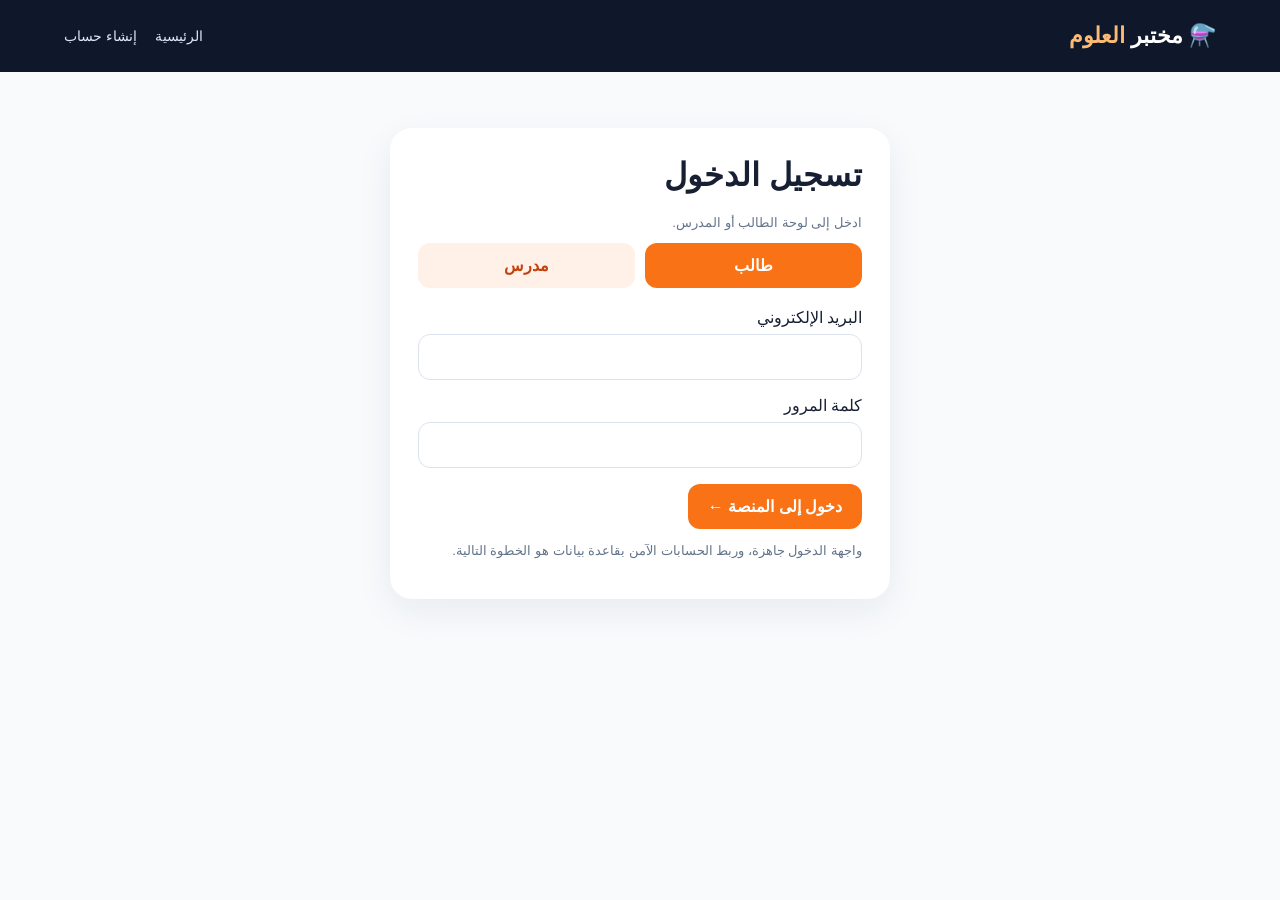
<file: teacher.html>
<!doctype html><html lang="ar" dir="rtl"><head><meta charset="utf-8"><meta name="viewport" content="width=device-width,initial-scale=1"><meta http-equiv="Content-Security-Policy" content="default-src 'self';style-src 'self' https://fonts.googleapis.com;font-src https://fonts.gstatic.com;script-src 'self';object-src 'none'"><title>لوحة المدرس | مختبر العلوم</title><link rel="stylesheet" href="auth.css"></head><body><header class="topbar"><a class="logo" href="index.html">⚗️ مختبر <span>العلوم</span></a><nav><a href="login.html">خروج</a></nav></header><main class="shell"><section class="hero"><div><span class="eyebrow">لوحة المدرس</span><h1>إدارة المحتوى التعليمي</h1><p>هنا ستتمكن من إضافة الدروس والملفات والاختبارات لكل صف.</p></div></section><section class="grid" style="margin-top:22px"><article class="card"><h3>إضافة درس</h3><p>اربط الشرح بالمرحلة والمادة والوحدة.</p><span class="tag">قريبًا</span></article><article class="card"><h3>إدارة الطلاب</h3><p>متابعة تقدم الطلاب ونتائج الاختبارات.</p><span class="tag">قريبًا</span></article><article class="card"><h3>رفع ملفات</h3><p>مذكرات PDF وملفات المراجعة.</p><span class="tag">قريبًا</span></article></section></main><script src="teacher-guard.js" defer></script></body></html>
</file>
<file: styles.css>
:root{--dark:#0f172a;--navy:#1e293b;--orange:#f97316;--orange2:#ea580c;--blue:#3b82f6;--light:#f8fafc;--ink:#172033;--muted:#64748b;--line:#e2e8f0;--shadow:0 16px 38px rgba(15,23,42,.09)}*{box-sizing:border-box}html{scroll-behavior:smooth;scroll-padding-top:82px}body{margin:0;background:var(--light);color:var(--ink);font-family:Cairo,Tahoma,Arial,sans-serif;line-height:1.7}a{color:inherit;text-decoration:none}button,input,select{font:inherit}button{cursor:pointer}.top{position:sticky;top:0;z-index:30;background:rgba(15,23,42,.96);color:#fff;backdrop-filter:blur(14px);border-bottom:1px solid #ffffff12}.nav{height:76px;max-width:1240px;margin:auto;padding:0 22px;display:flex;align-items:center;justify-content:space-between;gap:16px}.brand{display:flex;align-items:center;gap:11px}.brandicon{width:44px;height:44px;display:grid;place-items:center;border-radius:15px;background:linear-gradient(145deg,var(--orange),#fbbf24);font-size:23px;font-weight:900;box-shadow:0 8px 22px #f9731633}.brand h1{font-size:17px;line-height:1.1;margin:0}.brand small{display:block;color:#fb923c;text-transform:uppercase;letter-spacing:.08em;font-size:10px;font-weight:800;margin-top:5px}.links{display:flex;align-items:center;gap:3px}.links a{padding:9px 12px;border-radius:11px;color:#dbe4f0;font-weight:600;font-size:12px;transition:.18s}.links a:hover,.links a.active{color:#fb923c;background:#ffffff0c}.navcta{background:var(--orange);color:white;padding:10px 15px;border-radius:11px;font-size:12px;font-weight:800;white-space:nowrap}.navcta:hover,.btn:hover{background:var(--orange2);transform:translateY(-1px)}.menu{display:none;color:#fff;background:#ffffff0e;border:1px solid #ffffff20;border-radius:10px;padding:7px 11px;font-size:20px}.hero{position:relative;background:var(--dark);color:#fff;overflow:hidden;padding:70px 22px 60px}.hero:before,.hero:after{content:"";position:absolute;width:350px;height:350px;border-radius:50%;filter:blur(90px);pointer-events:none}.hero:before{background:#f9731624;right:-150px;top:70px}.hero:after{background:#2563eb1a;left:-170px;bottom:-140px}.container{max-width:1240px;padding:0 22px;margin:0 auto;position:relative;z-index:1}.hero-grid{display:grid;grid-template-columns:1.25fr .9fr;align-items:center;gap:55px}.hero-copy{text-align:right}.eyebrow-pill{display:inline-flex;align-items:center;gap:9px;padding:7px 13px;border-radius:99px;border:1px solid #ffffff17;background:#1e293bcc;color:#fdba74;font-size:11px;font-weight:700}.eyebrow-pill i{width:7px;height:7px;border-radius:50%;background:var(--orange);box-shadow:0 0 0 5px #f9731622}.hero h2{font-size:clamp(34px,4.5vw,59px);line-height:1.25;margin:20px 0 15px;font-weight:900}.hero h2 span{color:#fb923c}.hero-copy>p{color:#cbd5e1;font-size:15px;max-width:650px;margin:0}.actions{display:flex;flex-wrap:wrap;gap:11px;margin-top:22px}.btn{display:inline-flex;justify-content:center;align-items:center;gap:8px;background:var(--orange);color:white;border:0;border-radius:12px;padding:12px 18px;font-size:12px;font-weight:800;transition:.2s}.btn.secondary{background:#1e293b;border:1px solid #334155;color:#e2e8f0}.btn.secondary:hover{background:#334155}.hero-stats{display:grid;grid-template-columns:repeat(3,1fr);gap:12px;max-width:480px;margin-top:28px;padding-top:19px;border-top:1px solid #ffffff15}.hero-stat strong{font-size:22px;display:block;color:#fff}.hero-stat span{font-size:10px;color:#94a3b8}.path-card{background:linear-gradient(145deg,#1e293b,#111827);border:1px solid #ffffff17;border-radius:25px;padding:23px;box-shadow:0 28px 70px #0004}.path-head{display:flex;align-items:center;justify-content:space-between;gap:12px;padding-bottom:16px;border-bottom:1px solid #ffffff12}.path-brand{display:flex;align-items:center;gap:10px}.path-icon{width:43px;height:43px;display:grid;place-items:center;border-radius:14px;background:#f9731620;color:#fb923c;font-size:21px}.path-head h3{font-size:14px;margin:0}.path-head p{font-size:10px;color:#94a3b8;margin:3px 0 0}.ready{font-size:10px;color:#6ee7b7;background:#10b98118;border:1px solid #10b98133;padding:5px 9px;border-radius:99px}.path-list{display:grid;gap:11px;margin:16px 0}.path-row{display:flex;align-items:center;gap:11px;padding:11px;border:1px solid #ffffff10;border-radius:14px;background:#ffffff06}.path-row-icon{width:34px;height:34px;flex:none;display:grid;place-items:center;background:#334155;border-radius:11px}.path-row b{display:block;font-size:11px;color:#f1f5f9}.path-row small{display:block;color:#94a3b8;font-size:9px;margin-top:2px}.path-link{margin-right:auto;color:#fb923c;font-size:10px;font-weight:700}.path-bottom{display:flex;align-items:center;justify-content:space-between;background:#0f172a;border-radius:13px;padding:12px 14px;color:#cbd5e1;font-size:10px}.path-bottom strong{color:#fb923c;font-size:14px}.section{padding:68px 22px}.section.white{background:#fff}.section.light{background:var(--light)}.section.dark{background:var(--dark);color:#fff}.section-heading{text-align:center;max-width:730px;margin:0 auto 37px}.section-heading .tag{font-size:11px;font-weight:900;letter-spacing:.08em;color:var(--orange);display:block}.section-heading h2{font-size:clamp(25px,3vw,36px);margin:7px 0;color:#0f172a}.section.dark .section-heading h2{color:#fff}.section-heading p{font-size:13px;color:var(--muted);margin:0}.section.dark .section-heading p{color:#94a3b8}.feature-grid{display:grid;grid-template-columns:repeat(4,minmax(0,1fr));gap:16px}.feature{background:#fff;border:1px solid var(--line);border-radius:19px;padding:22px;box-shadow:0 7px 20px #0f172a08;transition:.25s}.feature:hover,.unit:hover{transform:translateY(-5px);box-shadow:var(--shadow)}.feature-icon{width:49px;height:49px;display:grid;place-items:center;border-radius:15px;background:#fff1e8;color:var(--orange);font-size:23px}.feature h3{font-size:15px;margin:15px 0 7px}.feature p{font-size:11px;color:var(--muted);line-height:1.8;margin:0}.course-head{display:flex;justify-content:space-between;align-items:end;gap:18px;margin-bottom:23px}.course-head h2{font-size:28px;margin:3px 0}.course-head p{color:var(--muted);font-size:12px;margin:0}.filters{display:flex;flex-wrap:wrap;gap:7px}.filter-btn{border:1px solid var(--line);border-radius:10px;background:white;color:#475569;padding:7px 12px;font-size:10px;font-weight:700}.filter-btn.active,.filter-btn:hover{background:var(--dark);color:#fff;border-color:var(--dark)}.unitgrid{display:grid;grid-template-columns:repeat(3,minmax(0,1fr));gap:15px}.unit{background:#fff;border:1px solid var(--line);border-radius:18px;padding:19px;transition:.22s;cursor:pointer;box-shadow:0 7px 20px #0f172a08}.unitTop{display:flex;align-items:center;justify-content:space-between}.unitIcon{width:43px;height:43px;display:grid;place-items:center;border-radius:13px;background:#fff1e8;font-size:22px}.unitnum{font-size:10px;color:#94a3b8;letter-spacing:.06em}.unit h3{font-size:16px;margin:13px 0 5px}.unit p{font-size:11px;color:var(--muted);margin:0;line-height:1.75;min-height:40px}.chips{display:flex;gap:6px;margin-top:12px}.chip{background:#f1f5f9;border-radius:99px;color:#64748b;padding:4px 8px;font-size:9px}.arrow{display:inline-block;color:#2563eb;font-size:11px;font-weight:800;margin-top:12px}.lab-layout{display:grid;grid-template-columns:230px minmax(0,1fr);gap:15px}.labmenu{display:grid;gap:6px;align-content:start}.labchoice{background:#1e293b;border:1px solid #334155;border-radius:11px;color:#cbd5e1;text-align:right;padding:10px 12px;font-size:11px}.labchoice.active{color:#fdba74;border-color:#f9731666;background:#f9731615;font-weight:800}.labchoice:hover{color:white;border-color:#f97316}.labbox{background:#172033;border:1px solid #334155;border-radius:18px;padding:18px}.labtitle{display:flex;align-items:start;justify-content:space-between;gap:12px}.labtitle h3{font-size:17px;margin:0 0 4px}.labtitle p{font-size:11px;color:#94a3b8;margin:0}.live{background:#064e3b;color:#a7f3d0;font-size:10px;padding:5px 9px;border-radius:99px;white-space:nowrap}.controls{display:flex;gap:9px;flex-wrap:wrap;margin:16px 0}.control{flex:1;min-width:145px;padding:11px;border:1px solid #334155;border-radius:12px;background:#0f172a}.control label{display:flex;justify-content:space-between;gap:5px;font-size:10px;color:#cbd5e1}.control input{width:100%;accent-color:var(--orange);margin-top:7px}.simcanvas{width:100%;height:200px;border-radius:13px;display:block;background:#f8fafc}.readout{display:flex;gap:9px;margin-top:10px}.metric{flex:1;padding:9px 12px;background:#0f172a;border-radius:11px;color:#94a3b8;font-size:10px}.metric b{display:block;color:#fb923c;direction:ltr;text-align:right;font-size:17px}.quiz-area{max-width:880px;margin:auto;display:grid;grid-template-columns:minmax(0,1fr) 200px;gap:14px}.quizcard,.quizside{background:#1e293b;border:1px solid #334155;border-radius:19px;padding:20px}.quiztop,.quizfoot{display:flex;align-items:center;justify-content:space-between;gap:12px}.quiztop select{max-width:65%;background:#0f172a;color:white;border:1px solid #475569;border-radius:10px;padding:8px}.qcount{font-size:10px;color:#94a3b8}.question{font-size:17px;line-height:1.8;margin:20px 0 13px}.answers{display:grid;gap:9px}.answer{width:100%;text-align:right;padding:11px 13px;border:1px solid #475569;border-radius:11px;background:#ffffff08;color:#e2e8f0;font-size:12px}.answer:hover{border-color:var(--orange);background:#f9731610}.answer.correct{border-color:#10b981;background:#064e3b;color:#d1fae5}.answer.wrong{border-color:#f43f5e;background:#4c0519;color:#ffe4e6}.feedback{min-height:32px;font-size:11px;color:#cbd5e1;margin:10px 0}.quizfoot .next,.quizside .next{background:var(--orange);color:white;border:0;border-radius:10px;padding:9px 13px;font-size:11px;font-weight:800}.score{font-size:32px;font-weight:900;color:#fb923c}.quizside p{font-size:10px;color:#94a3b8;line-height:1.8}.formula{display:grid;grid-template-columns:repeat(3,minmax(0,1fr));gap:12px}.law{background:#fff;border:1px solid var(--line);border-radius:15px;padding:15px;transition:.2s}.law:hover{border-color:#fdba74;transform:translateY(-3px);box-shadow:var(--shadow)}.law small{color:var(--orange);font-size:10px;font-weight:800}.law h3{font-size:14px;margin:5px 0}.eq{font:600 18px Cambria,"Times New Roman",serif;direction:ltr;text-align:right;background:#f1f5f9;color:#1e293b;border-radius:9px;padding:8px;margin:9px 0}.law p{font-size:10px;color:var(--muted);margin:0}.search{min-width:210px;padding:10px 12px;border:1px solid var(--line);border-radius:10px;background:#fff}.bookbox{background:#fff;border:1px solid var(--line);border-radius:17px;padding:18px;box-shadow:var(--shadow)}.bookbox h3{font-size:15px;margin:0 0 4px}.bookbox p{font-size:11px;color:var(--muted);margin:0 0 10px}.footer{background:var(--dark);color:#94a3b8;padding:30px 22px;text-align:center;font-size:11px}.footer b{color:#fb923c}.skiplink{position:absolute;right:10px;top:-60px;background:white;color:#0f172a;padding:9px 12px;border-radius:9px;z-index:60}.skiplink:focus{top:10px}:focus-visible{outline:3px solid #fb923c;outline-offset:3px}
@media(max-width:950px){.hero-grid{gap:28px}.feature-grid{grid-template-columns:repeat(2,minmax(0,1fr))}.unitgrid{grid-template-columns:repeat(2,minmax(0,1fr))}.formula{grid-template-columns:repeat(2,minmax(0,1fr))}.links a{padding:8px}.navcta{display:none}}
@media(max-width:650px){.nav{height:66px;padding:0 14px}.brandicon{width:40px;height:40px}.brand h1{font-size:14px}.menu{display:block}.links{display:none;position:absolute;top:66px;right:0;left:0;padding:13px;background:#0f172a;flex-direction:column;align-items:stretch;border-bottom:1px solid #ffffff1a}.links.open{display:flex}.links a{padding:11px}.hero{padding:43px 0}.container{padding:0 15px}.hero-grid{grid-template-columns:1fr;gap:28px}.hero-copy{text-align:center}.hero h2{font-size:35px}.hero-copy>p{font-size:13px}.actions{justify-content:center}.hero-stats{margin:24px auto 0}.hero-stat strong{font-size:19px}.path-card{padding:17px;border-radius:19px}.section{padding:48px 15px}.section-heading{margin-bottom:25px}.section-heading h2{font-size:25px}.feature-grid{grid-template-columns:1fr 1fr;gap:9px}.feature{padding:15px;border-radius:15px}.feature h3{font-size:12px;margin:10px 0 5px}.feature p{font-size:9px}.feature-icon{width:40px;height:40px;font-size:18px}.course-head{align-items:flex-start;flex-direction:column}.course-head h2{font-size:23px}.filters{width:100%}.filter-btn{padding:7px 9px}.unitgrid,.formula{grid-template-columns:1fr}.unit p{min-height:0}.lab-layout{grid-template-columns:1fr}.labmenu{display:flex;overflow:auto;scrollbar-width:thin}.labchoice{white-space:nowrap}.labtitle{flex-direction:column}.controls{display:grid;grid-template-columns:1fr 1fr}.control{min-width:0}.simcanvas{height:170px}.quiz-area{grid-template-columns:1fr}.quizside{display:flex;align-items:center;justify-content:space-between;gap:12px}.question{font-size:15px}.search{width:100%}.bookbox{padding:14px}}
.law-clickable{cursor:pointer;border-color:#fed7aa;position:relative;padding-bottom:38px}.law-clickable:hover{border-color:#f97316;box-shadow:0 14px 28px #f9731618}.law-open{position:absolute;right:15px;bottom:12px;color:#ea580c;font-size:10px;font-weight:800}.law-dialog{width:min(760px,calc(100% - 24px));max-height:88vh;padding:0;border:1px solid #e2e8f0;border-radius:22px;background:#f8fafc;color:#172033;box-shadow:0 30px 100px #0f172a55}.law-dialog::backdrop{background:#0f172ac9;backdrop-filter:blur(5px)}.law-dialog-inner{padding:24px}.law-dialog-head{display:flex;align-items:start;justify-content:space-between;gap:15px;border-bottom:1px solid #e2e8f0;padding-bottom:15px}.law-dialog-head h2{font-size:22px;margin:2px 0}.law-dialog-head p{font-size:12px;color:#64748b;margin:0}.law-close{width:36px;height:36px;border:0;border-radius:11px;background:#e2e8f0;color:#334155;font-size:19px}.law-dialog-content{max-height:calc(88vh - 100px);overflow:auto;padding:14px 2px 3px}.law-dialog-content h3{font-size:14px;margin:17px 0 6px;color:#0f172a}.law-dialog-content p,.law-dialog-content li{font-size:12px;line-height:1.9;color:#475569}.law-equation{direction:ltr;text-align:center;background:#0f172a;color:#fff;border-radius:15px;padding:16px;margin:12px 0;font:700 24px Cambria,"Times New Roman",serif}.law-equation small{display:block;font:12px Cairo,Tahoma,sans-serif;color:#fdba74;margin-top:5px}.law-details-grid{display:grid;grid-template-columns:repeat(2,minmax(0,1fr));gap:8px}.law-detail{background:#fff;border:1px solid #e2e8f0;border-radius:12px;padding:10px;font-size:11px;color:#475569}.law-detail b{color:#ea580c}.example-box{background:#fff7ed;border:1px solid #fed7aa;border-radius:15px;padding:15px}.example-box p{margin:5px 0}.solution-step{padding:7px 0;border-bottom:1px dashed #fdba74}.solution-step:last-child{border:0}.answer-final{display:inline-block;padding:7px 11px;background:#ffedd5;color:#9a3412;border-radius:10px;font-weight:900}@media(max-width:650px){.law-dialog-inner{padding:16px}.law-dialog-head h2{font-size:19px}.law-equation{font-size:19px}.law-details-grid{grid-template-columns:1fr}}

.tile-eyebrow-accent{color:#f97316;font-weight:900;font-size:10px}.muted-on-dark{color:#94a3b8}.pdf-frame{width:100%;height:72vh;border:1px solid #e2e8f0;border-radius:16px;margin-top:15px;background:white}.pdf-frame:not(.is-visible){display:none}.is-visible{display:block}.is-hidden{display:none!important}.law-dialog-kicker{color:#ea580c}.footer-heart{color:#fb7185}
 .grade-backdrop{position:fixed;inset:0;z-index:1000;display:grid;place-items:center;padding:20px;background:rgba(8,15,35,.78);backdrop-filter:blur(8px)}
.grade-backdrop[hidden]{display:none}
.grade-picker{width:min(560px,100%);padding:34px;border:1px solid rgba(255,255,255,.18);border-radius:28px;background:linear-gradient(145deg,#16254a,#0d1730);color:#fff;text-align:center;box-shadow:0 28px 80px rgba(0,0,0,.35)}
.grade-picker-icon{font-size:42px}.grade-picker h2{margin:12px 0 8px;font-size:clamp(25px,5vw,38px)}.grade-picker p{margin:0 0 24px;color:#c7d2e7}
.grade-options{display:grid;grid-template-columns:repeat(2,minmax(0,1fr));gap:12px}.grade-options button{border:1px solid rgba(255,255,255,.14);border-radius:14px;padding:15px 10px;background:#fff;color:#132348;font:inherit;font-weight:800;cursor:pointer;transition:.2s}.grade-options button:hover,.grade-options button:focus-visible{background:#8ee6d2;transform:translateY(-2px);outline:0}
@media(max-width:460px){.grade-picker{padding:26px 18px}.grade-options{grid-template-columns:1fr}}
</file>
<file: auth.css>
@import url('https://fonts.googleapis.com/css2?family=Cairo:wght@400;600;700;800&display=swap');
:root{--navy:#0f172a;--blue:#f97316;--mint:#fdba74;--ink:#172033;--muted:#64748b;--bg:#f8fafc}
*{box-sizing:border-box}body{margin:0;background:var(--bg);color:var(--ink);font-family:Cairo,Arial,sans-serif;direction:rtl}a{text-decoration:none;color:inherit}.topbar{height:72px;background:var(--navy);color:#fff;display:flex;align-items:center;justify-content:space-between;padding:0 clamp(18px,5vw,72px)}.logo{font-weight:800;font-size:22px}.logo span{color:var(--mint)}.topbar nav{display:flex;gap:18px;align-items:center}.topbar nav a{color:#dce5fb;font-size:14px}.shell{width:min(1160px,92%);margin:42px auto}.hero{background:linear-gradient(135deg,#0f172a,#1e293b);color:#fff;border-radius:28px;padding:46px;display:grid;grid-template-columns:1.3fr .7fr;gap:28px;align-items:center}.hero h1{font-size:clamp(30px,5vw,54px);line-height:1.2;margin:12px 0}.hero p{color:#dce5fb;max-width:620px}.eyebrow{color:var(--mint);font-weight:700}.panel{background:#fff;border-radius:22px;padding:28px;box-shadow:0 12px 36px #1a2e5b12}.auth-card{width:min(500px,92%);margin:56px auto}.auth-card h1{margin-top:0}.field{display:grid;gap:7px;margin:16px 0}.field input,.field select{border:1px solid #dce3ef;border-radius:12px;padding:13px;font:inherit}.btn{border:0;border-radius:12px;padding:13px 20px;background:var(--blue);color:#fff;font:inherit;font-weight:800;cursor:pointer;display:inline-block}.btn.alt{background:#fff1e8;color:#c2410c}.switch{display:flex;gap:10px;margin-bottom:20px}.switch button{flex:1}.notice{font-size:13px;color:var(--muted);margin-top:14px}.grid{display:grid;grid-template-columns:repeat(3,1fr);gap:16px}.card{background:#fff;padding:22px;border-radius:18px;border:1px solid #e4eaf4}.card h3{margin:8px 0}.card p{color:var(--muted);font-size:14px}.stage{border-top:5px solid var(--blue)}.stage.mint{border-color:#1dbd99}.stage.orange{border-color:#f09b44}.stage.purple{border-color:#8967ed}.userbar{display:flex;gap:12px;align-items:center}.tag{background:#fff1e8;color:#c2410c;border-radius:99px;padding:5px 12px;font-size:12px;font-weight:700}@media(max-width:760px){.hero{grid-template-columns:1fr;padding:28px}.grid{grid-template-columns:1fr}.topbar nav a{display:none}}
</file>
<file: lesson.css>
:root{--navy:#10192d;--blue:#4169e1;--gold:#ffd24a;--ink:#19243a;--muted:#6c7890;--paper:#f6f8fc;--line:#e4e9f2}*{box-sizing:border-box}body{margin:0;background:var(--paper);color:var(--ink);font-family:"Segoe UI",Tahoma,Arial,sans-serif;line-height:1.8}.top{position:sticky;top:0;background:#10192df5;color:#fff;z-index:2}.nav{max-width:1050px;margin:auto;padding:13px 20px;display:flex;justify-content:space-between;align-items:center;gap:15px}.nav a{color:inherit;text-decoration:none}.hero{background:radial-gradient(ellipse at 10% 10%,#294975,var(--navy) 70%);color:#fff;padding:55px 20px}.wrap{max-width:1000px;margin:auto}.pill{display:inline-block;background:#ffffff15;border:1px solid #ffffff39;color:var(--gold);border-radius:40px;padding:5px 13px;font-size:13px}.hero h1{font-size:clamp(33px,6vw,54px);line-height:1.25;margin:17px 0 10px}.hero p{max-width:740px;color:#d0d9e7;font-size:18px}.actions{display:flex;flex-wrap:wrap;gap:12px;margin-top:23px}.btn{display:inline-block;border-radius:11px;padding:12px 18px;background:var(--gold);color:var(--navy);font-weight:750;text-decoration:none}.btn.alt{background:#ffffff12;border:1px solid #ffffff50;color:#fff}.main{max-width:1000px;margin:auto;padding:30px 20px 60px}.card{background:#fff;border:1px solid var(--line);border-radius:18px;padding:22px;margin:16px 0;box-shadow:0 12px 35px #1829460a}.card h2{font-size:22px;margin:0 0 6px}.muted{color:var(--muted)}.grid{display:grid;grid-template-columns:repeat(3,1fr);gap:12px}.item{border:1px solid var(--line);background:#f9fbff;border-radius:13px;padding:14px}.item b{color:#315a91}.viewer{width:100%;height:min(75vh,900px);min-height:480px;border:1px solid var(--line);border-radius:12px;background:#eef1f5}.foot{text-align:center;background:var(--navy);color:#c4cede;padding:20px}.foot b{color:var(--gold)}@media(max-width:650px){.grid{grid-template-columns:1fr}.nav{padding:10px 14px}.hero{padding:38px 17px}.hero p{font-size:16px}.main{padding:20px 13px}.viewer{min-height:400px}}

:focus-visible{outline:3px solid #f2bd32;outline-offset:3px}.nav a:first-child{font-weight:700}.nav a:last-child{background:#ffffff13;border:1px solid #ffffff28;border-radius:10px;padding:7px 12px}.hero{position:relative;overflow:hidden}.hero:after{content:'📐';position:absolute;left:7%;bottom:-45px;font-size:180px;opacity:.07;pointer-events:none}.wrap{position:relative;z-index:1}.card{transition:transform .18s,border-color .18s}.card:hover{border-color:#d5def2}.item{line-height:1.75}.item:before{content:'✓';display:inline-grid;place-items:center;width:23px;height:23px;border-radius:50%;background:#e9f7f3;color:#13806f;margin-left:7px;font-weight:800}.viewer{box-shadow:0 14px 32px #17264212}.studyhint{display:flex;align-items:start;gap:12px;background:#fff9e5;border:1px solid #f2df9e;border-radius:14px;padding:15px 17px;color:#5b4b1d}@media(max-width:650px){.nav{flex-wrap:wrap}.nav a:first-child{font-size:14px}.hero:after{font-size:105px;left:0;bottom:-15px}.actions .btn{width:100%;justify-content:center}.card{padding:18px}.viewer{height:65vh;min-height:380px}.studyhint{font-size:14px}}

/* Bento visual system shared with the home dashboard */
:root{--navy:#10192d;--blue:#7190ff;--gold:#ffd24a;--ink:#f4f7ff;--muted:#a9b7cc;--paper:#0b1324;--line:#ffffff17}
body{background:radial-gradient(ellipse at 15% -10%,#1a3155 0,transparent 42%),#0b1324;color:var(--ink)}
.top{background:#0b1324ed;border-bottom:1px solid var(--line);backdrop-filter:blur(16px)}
.hero{background:radial-gradient(ellipse at 10% 10%,#2a4778 0,transparent 60%),linear-gradient(130deg,#172642,#10192d)}
.btn{box-shadow:0 8px 20px #03091633}.card{background:linear-gradient(145deg,#172642ed,#111d34f2);border-color:var(--line);box-shadow:0 18px 45px #03091633;border-radius:22px}.card h2{color:#fff}.item{background:#ffffff08;border-color:var(--line);color:#e2e9f5}.item b{color:#70d8c2}.viewer{border-color:var(--line)}.foot{background:#0a1120;border-top:1px solid var(--line);color:#a9b7cc}.foot b{color:var(--gold)}.main{display:grid;grid-template-columns:repeat(3,minmax(0,1fr));gap:16px}.main>.card:first-child{grid-column:1/-1}.main>.card:nth-child(2){grid-column:span 2}.main>.card:nth-child(3){grid-column:span 1}.nav a:last-child{color:#fff}@media(max-width:650px){.main{grid-template-columns:1fr;gap:10px}.main>.card:first-child,.main>.card:nth-child(2),.main>.card:nth-child(3){grid-column:1}.card{border-radius:19px}}

/* Match the supplied Sigma landing page: dark hero, orange accent, light study cards */
:root{--blue:#3b82f6;--gold:#f97316;--paper:#f8fafc;--ink:#172033;--muted:#64748b;--line:#e2e8f0}
body{background:#f8fafc;color:#172033}.top{background:rgba(15,23,42,.96);border-bottom:1px solid #ffffff12}.hero{background:radial-gradient(ellipse at 85% 18%,#f9731620 0,transparent 45%),linear-gradient(125deg,#0f172a,#1e293b);color:#fff}.hero h1{color:#fff}.pill{color:#fdba74}.btn{background:#f97316;color:#fff}.btn:hover{background:#ea580c}.card{background:#fff;border:1px solid #e2e8f0;box-shadow:0 12px 32px #0f172a0b}.card h2{color:#0f172a}.muted{color:#64748b}.item{background:#f8fafc;border-color:#e2e8f0;color:#334155}.item b{color:#ea580c}.item:before{background:#fff1e8;color:#ea580c}.viewer{background:#f1f5f9;border-color:#e2e8f0}.studyhint{background:#fff7ed;border-color:#fed7aa;color:#7c2d12}.foot{background:#0f172a;color:#94a3b8;border-top:1px solid #ffffff12}.foot b{color:#fb923c}.nav a:last-child{color:#fff}
.lesson-accent{color:#fa707e}
</file>
